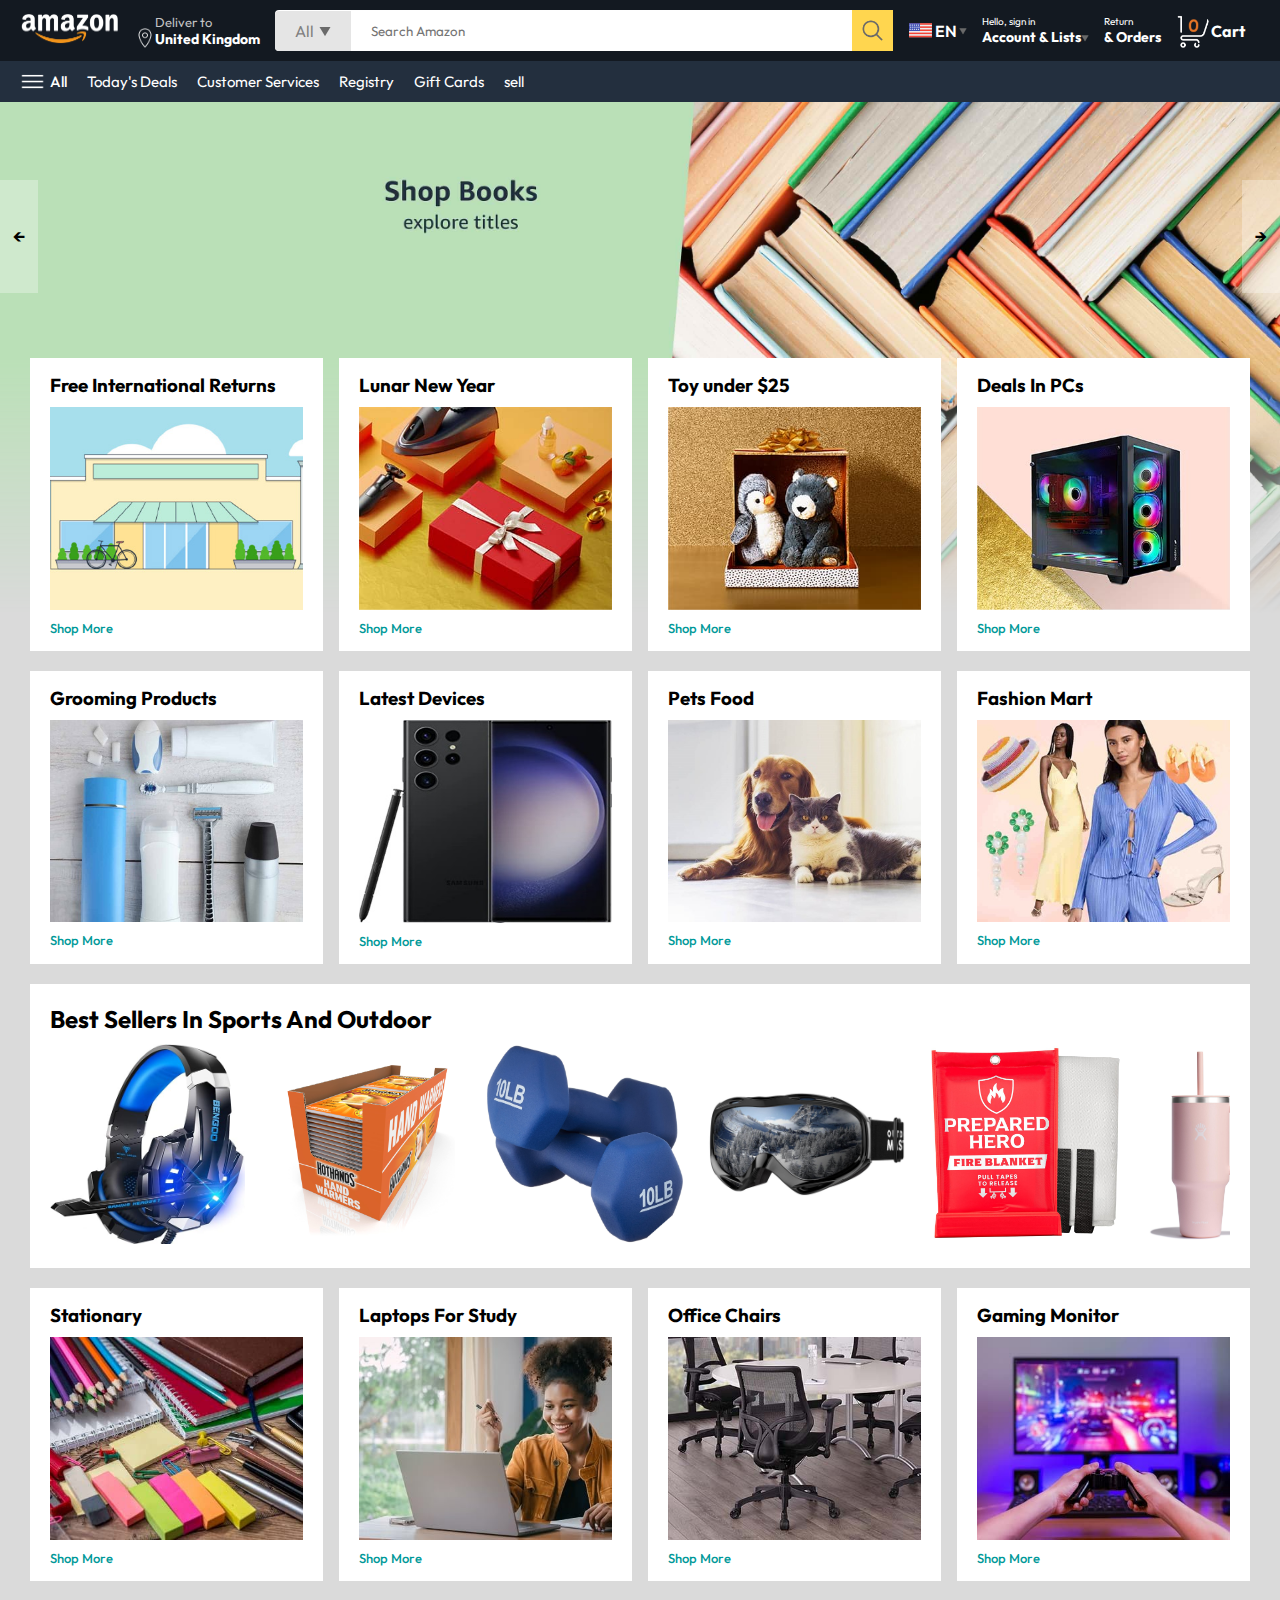
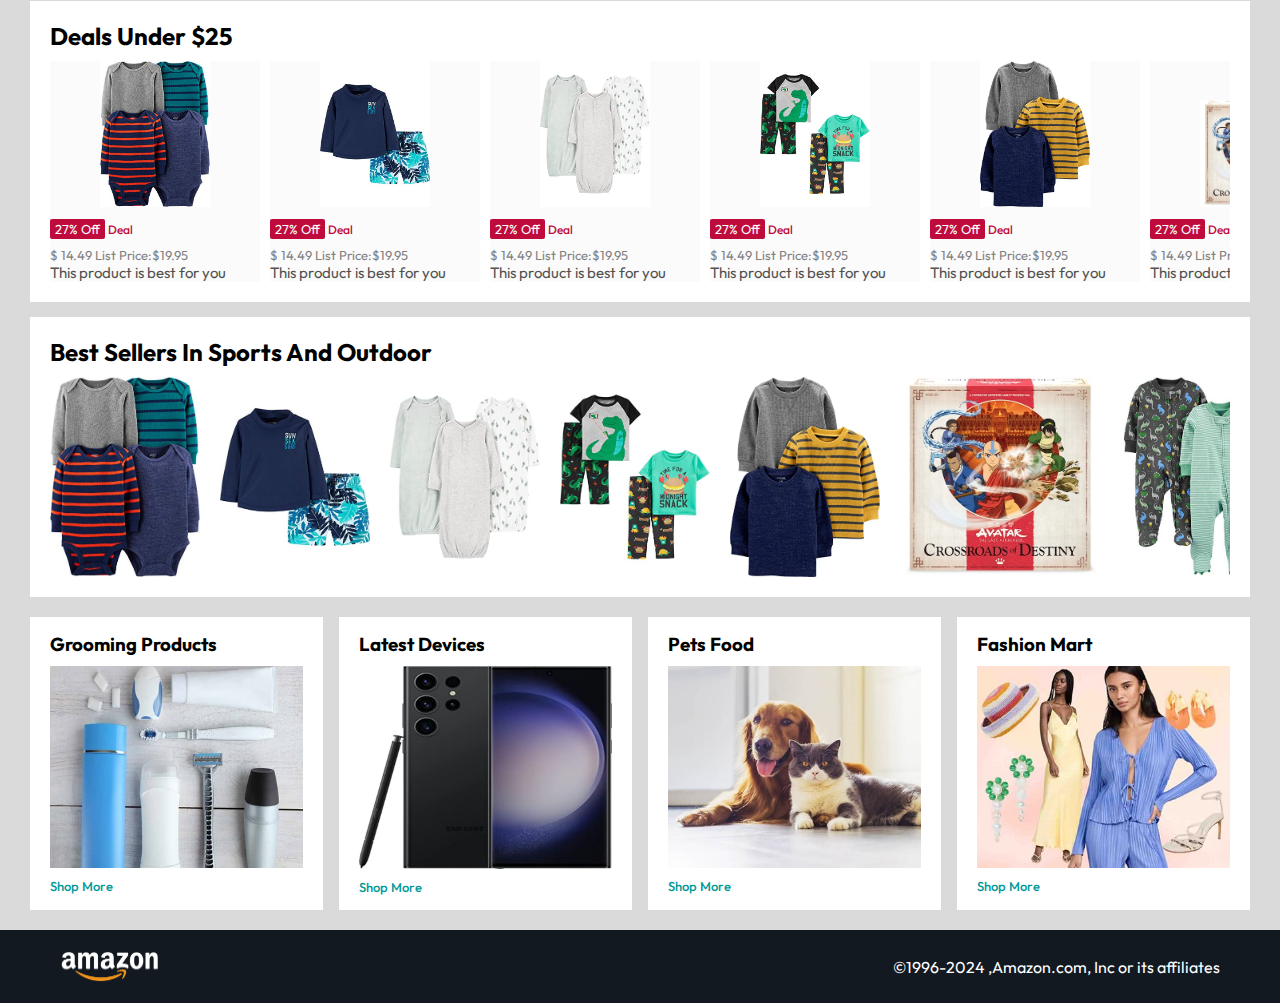
<file: index.html>
<!DOCTYPE html>
<html lang="en">

<head>
    <meta charset="UTF-8">
    <meta http-equiv="X-UA-Compatible" content="IE=edge">
    <meta name="viewport" content="width=device-width, initial-scale=1.0">
    <title>Amazon Clone</title>
    <link rel="stylesheet" href="./style.css">
</head>

<body>

    <nav>
        <a href="file:///D:/Developing%20Web%20pages/AmazonClone/index.html">
            <img src="./Assets/amazon_logo.png" width="100">
        </a>
        <div class="nav-country">
            <img src="./Assets/location_icon.png" height="20">
            <div>
                <p>Deliver to</p>
                <h1>United Kingdom</h1>
            </div>
        </div>
        <div class="nav-search">
            <div class="nav-search-category">
                <p>All</p>
                <img src="./Assets/dropdown_icon.png" height="12">
            </div>
            <input type="text" placeholder="Search Amazon" class="nav-search-input">
            <img src="./Assets/search_icon.png" class="nav-search-icon">
        </div>
        <div class="nav-language">
            <img src="./Assets/us_flag.png" width="25px">
            <p>EN</p>
            <img src="./Assets/dropdown_icon.png" width="8px">
        </div>
        <div class="nav-text">
            <p><a href="./signin.html">Hello, sign in</a></p>
            <h1>Account & Lists<img src="./Assets/dropdown_icon.png" width="8px"></h1>
        </div>
        <div class="nav-text">
            <p>Return</p>
            <h1>& Orders</h1>
        </div>

        <a href="./signin.html" class="mobile-user-icon" style="display: none;">
            <img src="./Assets/user.png">
        </a>
        <a href="./cart.html" class="nav-cart">
            <img src="./Assets/cart_icon.png" width="35px">
            <h4>Cart</h4>
        </a>
    </nav>
    <div class="nav-bottom">
        <div>
            <img src="./Assets/menu_icon.png" width="25px">
            <p>All</p>
        </div>
        <p>Today's Deals</p>
        <p>Customer Services</p>
        <p>Registry</p>
        <p>Gift Cards</p>
        <p>sell</p>
    </div>
    <div class="header-slider">
        <a href="#" class="control-prev">&#8592</a>
        <a href="#" class="control-next">&#8594</a>
        <ul>
            <img src="./Assets/header1.jpg" class="header-img">
            <img src="./Assets/header2.jpg" class="header-img">
            <img src="./Assets/header3.jpg" class="header-img">
            <img src="./Assets/header4.jpg" class="header-img">
            <img src="./Assets/header5.jpg" class="header-img">
            <img src="./Assets/header6.jpg" class="header-img">
        </ul>
    </div>
    <div class="box-row header-box">
        <div class="box-col">
            <h3>Free International Returns</h3>
            <img src="./Assets/box1-1.jpg">
            <a href="/">Shop More</a>
        </div>
        <div class="box-col">
            <h3>Lunar New Year</h3>
            <img src="./Assets/box1-2.jpg">
            <a href="/">Shop More</a>
        </div>
        <div class="box-col">
            <h3>Toy under $25</h3>
            <img src="./Assets/box1-3.jpg">
            <a href="/">Shop More</a>
        </div>
        <div class="box-col">
            <h3>Deals In PCs</h3>
            <img src="./Assets/box1-4.jpg">
            <a href="/">Shop More</a>
        </div>
    </div>
    <div class="box-row ">
        <div class="box-col">
            <h3>Grooming Products</h3>
            <img src="./Assets/box2-1.jpg">
            <a href="/">Shop More</a>
        </div>
        <div class="box-col">
            <h3>Latest Devices</h3>
            <img src="./Assets/box2-2.jpg">
            <a href="/">Shop More</a>
        </div>
        <div class="box-col">
            <h3>Pets Food</h3>
            <img src="./Assets/box2-3.jpg">
            <a href="/">Shop More</a>
        </div>
        <div class="box-col">
            <h3>Fashion Mart</h3>
            <img src="./Assets/box2-4.jpg">
            <a href="/">Shop More</a>
        </div>
    </div>
    <div class="products-slider">
        <h2>Best Sellers In Sports And Outdoor</h2>
        <div class="products">

            <a href="./product.html">
                <img src="./Assets/product_img.jpg">
            </a>
            <img src="./Assets/product1-1.jpg">
            <img src="./Assets/product1-2.jpg">
            <img src="./Assets/product1-3.jpg">
            <img src="./Assets/product1-4.jpg">
            <img src="./Assets/product1-5.jpg">
            <img src="./Assets/product1-6.jpg">
            <img src="./Assets/product1-7.jpg">
            <img src="./Assets/product1-8.jpg">
            <img src="./Assets/product1-9.jpg">
            <img src="./Assets/product1-10.jpg">
        </div>
    </div>
    <div class="box-row ">
        <div class="box-col">
            <h3>Stationary</h3>
            <img src="./Assets/box3-1.jpg">
            <a href="/">Shop More</a>
        </div>
        <div class="box-col">
            <h3>Laptops For Study</h3>
            <img src="./Assets/box3-2.jpg">
            <a href="/">Shop More</a>
        </div>
        <div class="box-col">
            <h3>Office Chairs</h3>
            <img src="./Assets/box3-3.jpg">
            <a href="/">Shop More</a>
        </div>
        <div class="box-col">
            <h3>Gaming Monitor</h3>
            <img src="./Assets/box3-4.jpg">
            <a href="/">Shop More</a>
        </div>
    </div>

    <div class="products-slider-with-price">
        <h2>Deals Under $25</h2>
        <div class="products">
            <div class="product-card">
                <div class="product-img-container">
                    <img src="./Assets/product2-1.jpg">
                </div>
                <div class="product-offer">
                    <p>27% Off</p> <span>Deal</span>
                </div>
                <p class="product-price">$ <span>14.49</span> List Price:$19.95</p>
                <h4>This product is best for you</h4>
            </div>
            <div class="product-card">
                <div class="product-img-container">
                    <img src="./Assets/product2-2.jpg">
                </div>
                <div class="product-offer">
                    <p>27% Off</p> <span>Deal</span>
                </div>
                <p class="product-price">$ <span>14.49</span> List Price:$19.95</p>
                <h4>This product is best for you</h4>
            </div>
            <div class="product-card">
                <div class="product-img-container">
                    <img src="./Assets/product2-3.jpg">
                </div>
                <div class="product-offer">
                    <p>27% Off</p> <span>Deal</span>
                </div>
                <p class="product-price">$ <span>14.49</span> List Price:$19.95</p>
                <h4>This product is best for you</h4>
            </div>
            <div class="product-card">
                <div class="product-img-container">
                    <img src="./Assets/product2-4.jpg">
                </div>
                <div class="product-offer">
                    <p>27% Off</p> <span>Deal</span>
                </div>
                <p class="product-price">$ <span>14.49</span> List Price:$19.95</p>
                <h4>This product is best for you</h4>
            </div>
            <div class="product-card">
                <div class="product-img-container">
                    <img src="./Assets/product2-5.jpg">
                </div>
                <div class="product-offer">
                    <p>27% Off</p> <span>Deal</span>
                </div>
                <p class="product-price">$ <span>14.49</span> List Price:$19.95</p>
                <h4>This product is best for you</h4>
            </div>
            <div class="product-card">
                <div class="product-img-container">
                    <img src="./Assets/product2-6.jpg">
                </div>
                <div class="product-offer">
                    <p>27% Off</p> <span>Deal</span>
                </div>
                <p class="product-price">$ <span>14.49</span> List Price:$19.95</p>
                <h4>This product is best for you</h4>
            </div>
            <div class="product-card">
                <div class="product-img-container">
                    <img src="./Assets/product2-7.jpg">
                </div>
                <div class="product-offer">
                    <p>27% Off</p> <span>Deal</span>
                </div>
                <p class="product-price">$ <span>14.49</span> List Price:$19.95</p>
                <h4>This product is best for you</h4>
            </div>
            <div class="product-card">
                <div class="product-img-container">
                    <img src="./Assets/product2-8.jpg">
                </div>
                <div class="product-offer">
                    <p>27% Off</p> <span>Deal</span>
                </div>
                <p class="product-price">$ <span>14.49</span> List Price:$19.95</p>
                <h4>This product is best for you</h4>
            </div>
            <div class="product-card">
                <div class="product-img-container">
                    <img src="./Assets/product2-9.jpg">
                </div>
                <div class="product-offer">
                    <p>27% Off</p> <span>Deal</span>
                </div>
                <p class="product-price">$ <span>14.49</span> List Price:$19.95</p>
                <h4>This product is best for you</h4>
            </div>
            <div class="product-card">
                <div class="product-img-container">
                    <img src="./Assets/product2-10.jpg">
                </div>
                <div class="product-offer">
                    <p>27% Off</p> <span>Deal</span>
                </div>
                <p class="product-price">$ <span>14.49</span> List Price:$19.95</p>
                <h4>This product is best for you</h4>
            </div>
            <div class="product-card">
                <div class="product-img-container">
                    <img src="./Assets/product2-11.jpg">
                </div>
                <div class="product-offer">
                    <p>27% Off</p> <span>Deal</span>
                </div>
                <p class="product-price">$ <span>14.49</span> List Price:$19.95</p>
                <h4>This product is best for you</h4>
            </div>
        </div>
    </div>
    <div class="products-slider">
        <h2>Best Sellers In Sports And Outdoor</h2>
        <div class="products">
            <img src="./Assets/product2-1.jpg">
            <img src="./Assets/product2-2.jpg">
            <img src="./Assets/product2-3.jpg">
            <img src="./Assets/product2-4.jpg">
            <img src="./Assets/product2-5.jpg">
            <img src="./Assets/product2-6.jpg">
            <img src="./Assets/product2-7.jpg">
            <img src="./Assets/product2-8.jpg">
            <img src="./Assets/product2-9.jpg">
            <img src="./Assets/product2-10.jpg">
        </div>
    </div>
    <div class="box-row ">
        <div class="box-col">
            <h3>Grooming Products</h3>
            <img src="./Assets/box2-1.jpg">
            <a href="/">Shop More</a>
        </div>
        <div class="box-col">
            <h3>Latest Devices</h3>
            <img src="./Assets/box2-2.jpg">
            <a href="/">Shop More</a>
        </div>
        <div class="box-col">
            <h3>Pets Food</h3>
            <img src="./Assets/box2-3.jpg">
            <a href="/">Shop More</a>
        </div>
        <div class="box-col">
            <h3>Fashion Mart</h3>
            <img src="./Assets/box2-4.jpg">
            <a href="/">Shop More</a>
        </div>
    </div>

    <footer>
        <img src="./Assets/amazon_logo.png" width="100">
        <p>©1996-2024 ,Amazon.com, Inc or its affiliates</p>
    </footer>
    <script src="./script.js"></script>
</body>

</html>
</file>
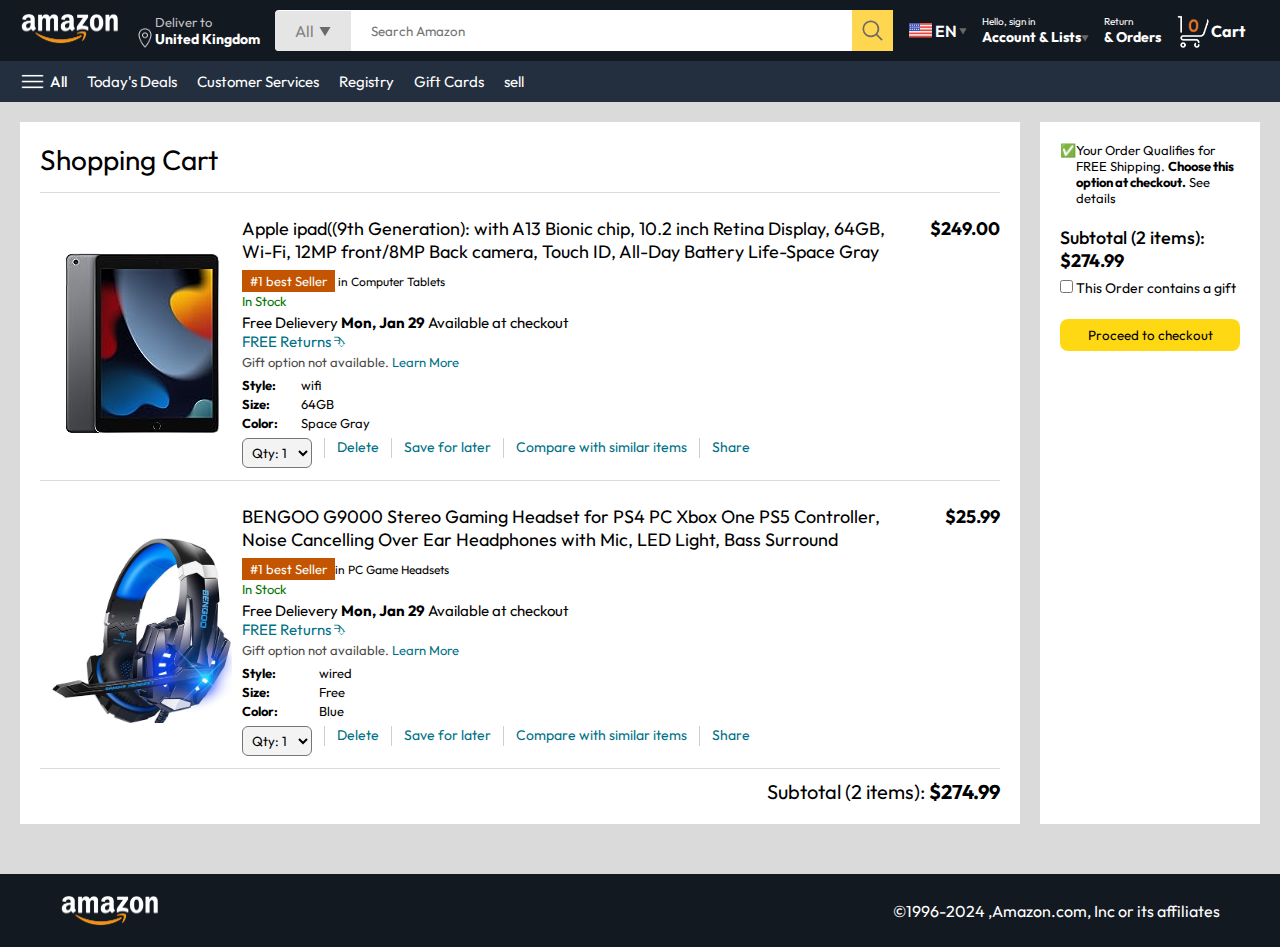
<file: cart.html>
<!DOCTYPE html>
<html lang="en">

<head>
    <meta charset="UTF-8">
    <meta http-equiv="X-UA-Compatible" content="IE=edge">
    <meta charset="UTF-8">
    <meta name="viewport" content="width=device-width, initial-scale=1.0">
    <title>Cart</title>
    <link rel="stylesheet" href="./style.css">
    <link rel="stylesheet" href="./cart.css">
</head>

<body>
    <nav>
        <a href="file:///D:/Developing%20Web%20pages/AmazonClone/index.html">
            <img src="./Assets/amazon_logo.png" width="100">
        </a>
        <div class="nav-country">
            <img src="./Assets/location_icon.png" height="20">
            <div>
                <p>Deliver to</p>
                <h1>United Kingdom</h1>
            </div>
        </div>
        <div class="nav-search">
            <div class="nav-search-category">
                <p>All</p>
                <img src="./Assets/dropdown_icon.png" height="12">
            </div>
            <input type="text" placeholder="Search Amazon" class="nav-search-input">
            <img src="./Assets/search_icon.png" class="nav-search-icon">
        </div>
        <div class="nav-language">
            <img src="./Assets/us_flag.png" width="25px">
            <p>EN</p>
            <img src="./Assets/dropdown_icon.png" width="8px">
        </div>
        <div class="nav-text">
            <p><a href="file:///D:/Developing%20Web%20pages/AmazonClone/signin.html">Hello, sign in</a></p>
            <h1>Account & Lists<img src="./Assets/dropdown_icon.png" width="8px"></h1>
        </div>
        <div class="nav-text">
            <p>Return</p>
            <h1>& Orders</h1>
        </div>
        <a href="./signin.html" class="mobile-user-icon" style="display: none;">
            <img src="./Assets/user.png">
        </a>
        <a href="" class="nav-cart">
            <img src="./Assets/cart_icon.png" width="35px">
            <h4>Cart</h4>
        </a>
    </nav>
    <div class="nav-bottom">
        <div>
            <img src="./Assets/menu_icon.png" width="25px">
            <p>All</p>
        </div>
        <p>Today's Deals</p>
        <p>Customer Services</p>
        <p>Registry</p>
        <p>Gift Cards</p>
        <p>sell</p>
    </div>

    <div class="cart">
        <div class="cart-left">
            <h1>Shopping Cart</h1>
            <hr>
            <div class="product-cart-list">
                <img src="./Assets/ipad_img.jpg" width="180px">
                <div>
                    <div class="product-cart-titleprice">
                        <p>Apple ipad((9th Generation): with A13 Bionic chip,
                            10.2 inch Retina Display, 64GB, Wi-Fi,
                            12MP front/8MP Back camera, Touch ID, All-Day Battery Life-Space Gray </p>
                        <p><b>$249.00</b></p>
                    </div>
                    <p class="product-cart-bestseller"><span>#1 best Seller</span> in Computer Tablets</p>
                    <p class="product-cart-stock">In Stock</p>
                    <p class="product-cart-delivery">Free Delievery <b>Mon, Jan 29</b> Available at checkout</p>
                    <p class="product-cart-returns">FREE Returns &#11191</p>
                    <p class="product-cart-giftoption">Gift option not available.
                        <span>Learn More</span>
                    </p>

                    <div class="product-cart-specs">
                        <p><b>Style:</b></p>
                        <p>wifi</p>
                        <p><b>Size:</b></p>
                        <p>64GB</p>
                        <p><b>Color:</b></p>
                        <p>Space Gray</p>
                    </div>

                    <div class="cart-list-action">
                        <select>
                            <option value="1">Qty: 1</option>
                            <option value="2">Qty: 2</option>
                            <option value="3">Qty: 3</option>
                            <option value="4">Qty: 4</option>
                            <option value="5">Qty: 5</option>
                        </select>
                        <hr>
                        <p class="action-btn">Delete</p>
                        <hr>
                        <p class="action-btn">Save for later</p>
                        <hr>
                        <p class="action-btn">Compare with similar items</p>
                        <hr>
                        <p class="action-btn">Share</p>
                    </div>
                </div>
            </div>
            <hr>
            <div class="product-cart-list">
                <img src="./Assets/product_img.jpg" width="180px">
                <div>
                    <div class="product-cart-titleprice">
                        <p>BENGOO G9000 Stereo Gaming Headset
                            for PS4 PC Xbox One PS5 Controller, Noise Cancelling
                            Over Ear Headphones with Mic, LED Light, Bass Surround</p>
                        <p><b>$25.99</b></p>
                    </div>
                    <p class="product-cart-bestseller"><span>#1 best Seller</span>in PC Game Headsets</p>
                    <p class="product-cart-stock">In Stock</p>
                    <p class="product-cart-delivery">Free Delievery <b>Mon, Jan 29</b> Available at checkout</p>
                    <p class="product-cart-returns">FREE Returns &#11191</p>
                    <p class="product-cart-giftoption">Gift option not available.
                        <span>Learn More</span>
                    </p>

                    <div class="product-cart-specs">
                        <p><b>Style:</b></p>
                        <p>wired</p>
                        <p><b>Size:</b></p>
                        <p>Free</p>
                        <p><b>Color:</b></p>
                        <p>Blue</p>
                    </div>

                    <div class="cart-list-action">
                        <select>
                            <option value="1">Qty: 1</option>
                            <option value="2">Qty: 2</option>
                            <option value="3">Qty: 3</option>
                            <option value="4">Qty: 4</option>
                            <option value="5">Qty: 5</option>
                        </select>
                        <hr>
                        <p class="action-btn">Delete</p>
                        <hr>
                        <p class="action-btn">Save for later</p>
                        <hr>
                        <p class="action-btn">Compare with similar items</p>
                        <hr>
                        <p class="action-btn">Share</p>
                    </div>

                </div>
            </div>
            <hr>
            <div class="cart-list-subtotal">
                Subtotal (2 items): <b>$274.99</b>
            </div>
        </div>
        <div class="cart-right">
            <div class="cart-free-delivery">
                <p>&#x2705</p>
                <p>Your Order Qualifies for FREE Shipping. <b>Choose this option at checkout.</b> See details</p>
            </div>
            <p class="cart-subtotal">Subtotal (2 items): <b>$274.99</b></p>
            <p class="cart-right-gift"> <input type="checkbox"> This Order contains a gift</p>
            <button>Proceed to checkout</button>
        </div>
    </div>

    <footer class="footer-cart">
        <img src="./Assets/amazon_logo.png" width="100">
        <p>©1996-2024 ,Amazon.com, Inc or its affiliates</p>
    </footer>
</body>

</html>
</file>
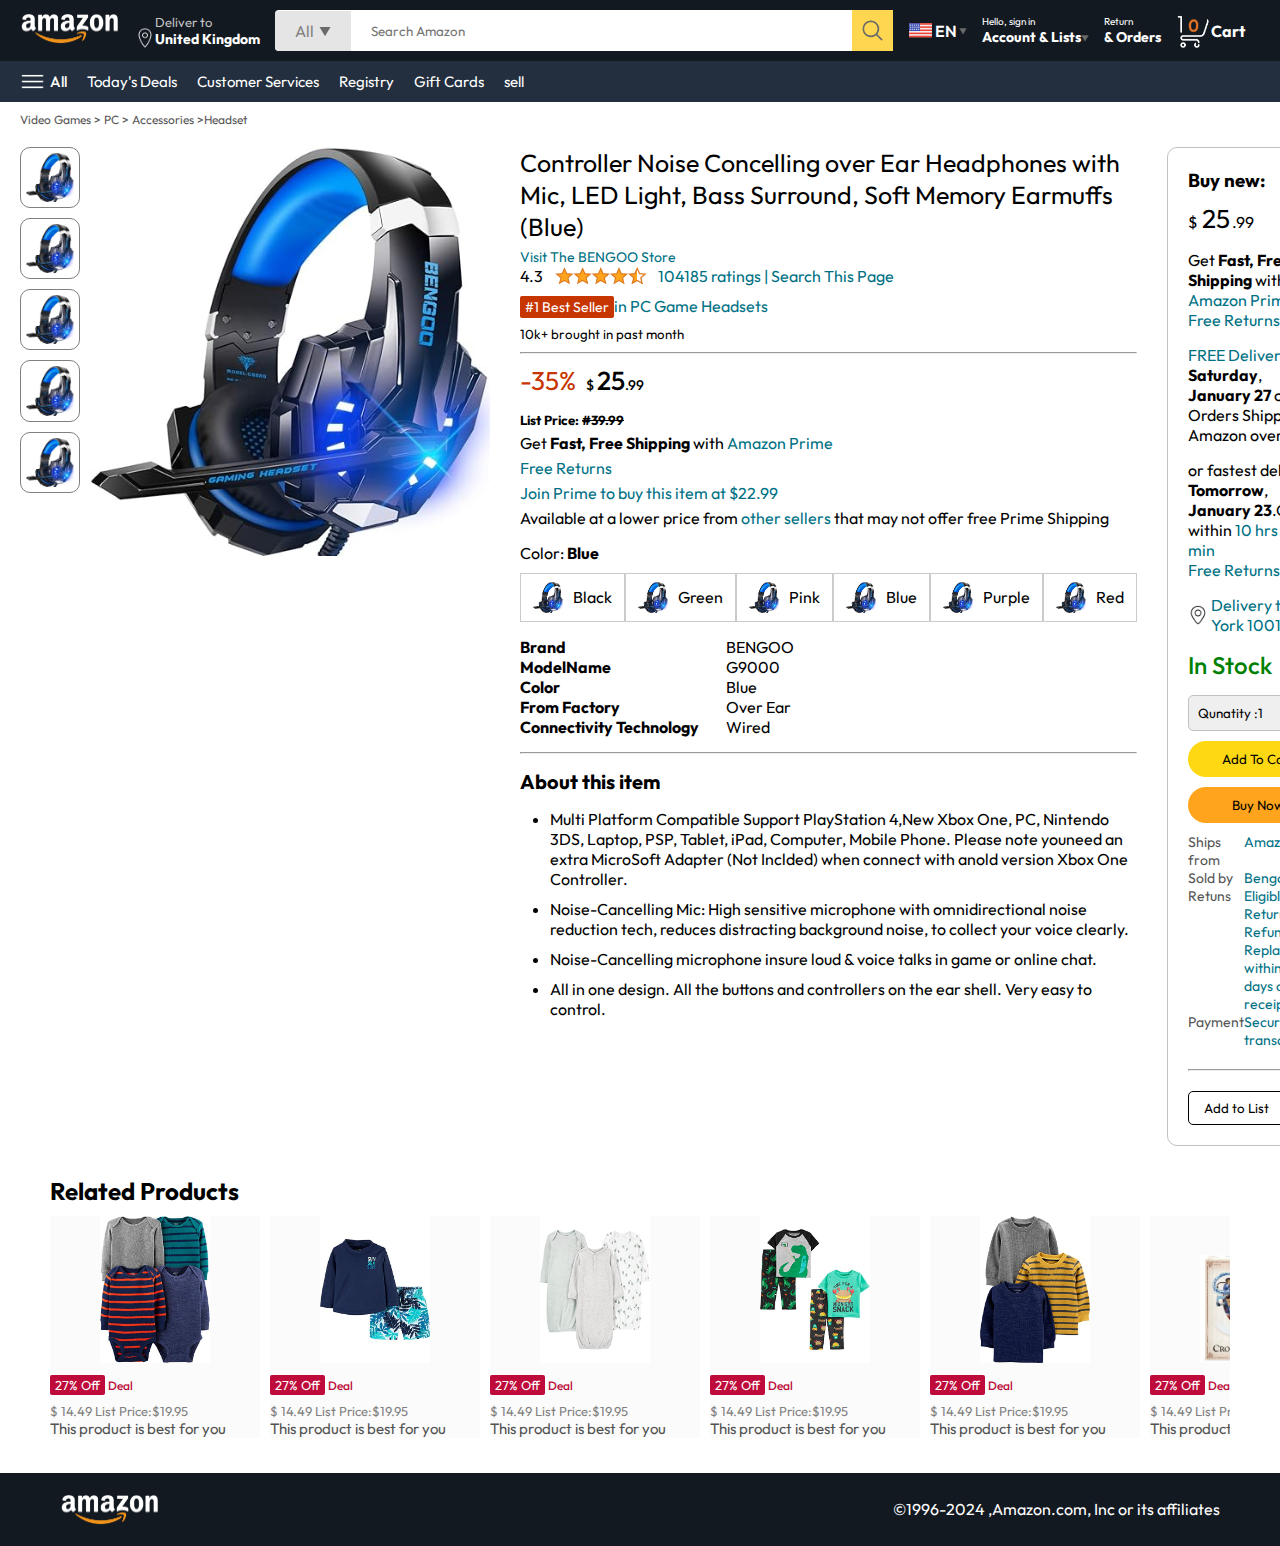
<file: product.html>
<!DOCTYPE html>
<html lang="en">

<head>
    <meta charset="UTF-8">
    <meta http-equiv="X-UA-Compatible" content="IE=edge">
    <meta name="viewport" content="width=device-width, initial-scale=1.0">
    <title>Product Page</title>
    <link rel="stylesheet" href="./style.css">
    <link rel="stylesheet" href="./product.css">
</head>

<body>
    <nav>
        <a href="file:///D:/Developing%20Web%20pages/AmazonClone/index.html">
            <img src="./Assets/amazon_logo.png" width="100">
        </a>
        <div class="nav-country">
            <img src="./Assets/location_icon.png" height="20">
            <div>
                <p>Deliver to</p>
                <h1>United Kingdom</h1>
            </div>
        </div>
        <div class="nav-search">
            <div class="nav-search-category">
                <p>All</p>
                <img src="./Assets/dropdown_icon.png" height="12">
            </div>
            <input type="text" placeholder="Search Amazon" class="nav-search-input">
            <img src="./Assets/search_icon.png" class="nav-search-icon">
        </div>
        <div class="nav-language">
            <img src="./Assets/us_flag.png" width="25px">
            <p>EN</p>
            <img src="./Assets/dropdown_icon.png" width="8px">
        </div>
        <div class="nav-text">
            <p><a href="./signin.html">Hello, sign in</a></p>
            <h1>Account & Lists<img src="./Assets/dropdown_icon.png" width="8px"></h1>
        </div>
        <div class="nav-text">
            <p>Return</p>
            <h1>& Orders</h1>
        </div>
        <a href="./signin.html" class="mobile-user-icon" style="display: none;">
            <img src="./Assets/user.png">
        </a>    
        <a href="./cart.html" class="nav-cart">
            <img src="./Assets/cart_icon.png" width="35px">
            <h4>Cart</h4>
        </a>
    </nav>
    <div class="nav-bottom">
        <div>
            <img src="./Assets/menu_icon.png" width="25px">
            <p>All</p>
        </div>
        <p>Today's Deals</p>
        <p>Customer Services</p>
        <p>Registry</p>
        <p>Gift Cards</p>
        <p>sell</p>
    </div>
    <p class="breadcrum"> Video Games > PC > Accessories >Headset </p>
    <div class="product-dispaly">
        <div class="product-d-image">
            <div class="product-icons">
                <img src="./Assets/product_img.jpg" width="60">
                <img src="./Assets/product_img.jpg" width="60">
                <img src="./Assets/product_img.jpg" width="60">
                <img src="./Assets/product_img.jpg" width="60">
                <img src="./Assets/product_img.jpg" width="60">
            </div>
            <div class="product-main-image">
                <img src="./Assets/product_img.jpg" width="400">
            </div>
        </div>
        <div class="product-d-details">
            <p class="product-title">
                Controller Noise Concelling over Ear Headphones with Mic, LED Light, Bass Surround, Soft Memory Earmuffs
                (Blue)
            </p>
            <p class="brand-store"> Visit The BENGOO Store </p>
            <div class="product-rating">
                <div>4.3 <img src="./Assets/rating_img.png" height="20px">
                    <p>104185 ratings | Search This Page </p>
                </div>
                <p> <span>#1 Best Seller</span>in PC Game Headsets</p>
                <h5>10k+ brought in past month</h5>
                <hr>
            </div>
            <div class="product-d-price">
                <div>
                    <p>-35%</p>
                    <h1>$ <span> 25</span>.99</h1>
                </div>
                <h5>List Price: <span>#39.99</span></h5>
                <p>Get <b>Fast, Free Shipping</b> with <span>Amazon Prime</span> </p>
                <p><span>Free Returns</span></p>
                <p><span>Join Prime to buy this item at $22.99</span></p>
                <p>Available at a lower price from <span>other sellers</span>
                    that may not offer free Prime Shipping</p>
            </div>
            <div class="product-color-selection">
                <p>Color: <b>Blue</b></p>
                <div class="product-color-options">
                    <div class="option">
                        <img src="./Assets/product_img.jpg" width="30px">
                        <p>Black</p>
                    </div>
                    <div class="option">
                        <img src="./Assets/product_img.jpg" width="30px">
                        <p>Green</p>
                    </div>
                    <div class="option">
                        <img src="./Assets/product_img.jpg" width="30px">
                        <p>Pink</p>
                    </div>
                    <div class="option">
                        <img src="./Assets/product_img.jpg" width="30px">
                        <p>Blue</p>
                    </div>
                    <div class="option">
                        <img src="./Assets/product_img.jpg" width="30px">
                        <p>Purple</p>
                    </div>
                    <div class="option">
                        <img src="./Assets/product_img.jpg" width="30px">
                        <p>Red</p>
                    </div>
                </div>
            </div>
            <div class="product-info">
                <p><b>Brand</b></p>
                <p>BENGOO</p>
                <p><b>ModelName</b></p>
                <p>G9000</p>
                <p><b>Color</b></p>
                <p>Blue</p>
                <p><b>From Factory</b></p>
                <p>Over Ear</p>
                <p><b>Connectivity Technology</b></p>
                <p>Wired</p>
            </div>
            <hr>
            <div class="product-description">
                <h1>About this item</h1>
                <ul>
                    <li>Multi Platform Compatible Support PlayStation 4,New Xbox One, PC, Nintendo 3DS, Laptop, PSP,
                        Tablet, iPad, Computer, Mobile Phone. Please note youneed an extra MicroSoft Adapter (Not
                        Inclded) when connect with anold version Xbox One Controller.</li>
                    <li>Noise-Cancelling Mic: High sensitive microphone with omnidirectional noise reduction tech,
                        reduces distracting background noise, to collect your voice clearly.</li>
                    <li>Noise-Cancelling microphone insure loud & voice talks in game or online chat.</li>
                    <li>All in one design. All the buttons and controllers on the ear shell. Very easy to control.</li>
                </ul>
            </div>
        </div>
        <div class="product-d-purchase">
            <div class="title">
                <h3>Buy new: </h3><img src="./Assets/circle_icon.png" width="20px">
            </div>
            <h1 class="price">$ <span>25</span>.99</h1>
            <div class="gap">
                <p>Get <b>Fast, Free Shipping</b> with <span>Amazon Prime</span></p>
                <p><span>Free Returns</span></p>
            </div>
            <div class="gap">
                <p> <span>FREE Delivery</span> <b>Saturday</b>,</p>
                <p><b>January 27</b> on Orders Shipped by Amazon over $35</p>
            </div>
            <div class="gap">
                <p>or fastest delivery <b>Tomorrow</b>, <b>January 23</b>.Order within <span>10 hrs 56 min</span></p>
                <p><span>Free Returns</span></p>
            </div>
            <div class="delivery-location">
                <img src="./Assets/location_icon_dark.png" width="20px">
                <p><span>Delivery to New York 10014</span></p>
            </div>
            <h2 class="product-stock">
                In Stock
            </h2>
            <select class="product-quantity">
                <option value="1">Qunatity :1</option>
                <option value="2">Qunatity :2</option>
                <option value="3">Qunatity :3</option>
            </select>
            <button class="btn">Add To Cart</button>
            <button class="btn product-buy">Buy Now</button>
            <div class="product-seller-info">
                <p>Ships from</p>
                <p><span>Amazon</span></p>
                <p>Sold by</p>
                <p><span>Bengoo Inc.</span></p>
                <p>Retuns</p>
                <p><span>Eligible for Return, Refund or Replacement within 30 days of receipt</span></p>
                <p>Payment</p>
                <p><span>Secure transaction</span></p>
            </div>
            <hr>
            <button class="product-add-list">Add to List</button>
        </div>
    </div>
    <div class="products-slider-with-price">
        <h2>Related Products</h2>
        <div class="products">
            <div class="product-card">
                <div class="product-img-container">
                    <img src="./Assets/product2-1.jpg">
                </div>
                <div class="product-offer">
                    <p>27% Off</p> <span>Deal</span>
                </div>
                <p class="product-price">$ <span>14.49</span> List Price:$19.95</p>
                <h4>This product is best for you</h4>
            </div>
            <div class="product-card">
                <div class="product-img-container">
                    <img src="./Assets/product2-2.jpg">
                </div>
                <div class="product-offer">
                    <p>27% Off</p> <span>Deal</span>
                </div>
                <p class="product-price">$ <span>14.49</span> List Price:$19.95</p>
                <h4>This product is best for you</h4>
            </div>
            <div class="product-card">
                <div class="product-img-container">
                    <img src="./Assets/product2-3.jpg">
                </div>
                <div class="product-offer">
                    <p>27% Off</p> <span>Deal</span>
                </div>
                <p class="product-price">$ <span>14.49</span> List Price:$19.95</p>
                <h4>This product is best for you</h4>
            </div>
            <div class="product-card">
                <div class="product-img-container">
                    <img src="./Assets/product2-4.jpg">
                </div>
                <div class="product-offer">
                    <p>27% Off</p> <span>Deal</span>
                </div>
                <p class="product-price">$ <span>14.49</span> List Price:$19.95</p>
                <h4>This product is best for you</h4>
            </div>
            <div class="product-card">
                <div class="product-img-container">
                    <img src="./Assets/product2-5.jpg">
                </div>
                <div class="product-offer">
                    <p>27% Off</p> <span>Deal</span>
                </div>
                <p class="product-price">$ <span>14.49</span> List Price:$19.95</p>
                <h4>This product is best for you</h4>
            </div>
            <div class="product-card">
                <div class="product-img-container">
                    <img src="./Assets/product2-6.jpg">
                </div>
                <div class="product-offer">
                    <p>27% Off</p> <span>Deal</span>
                </div>
                <p class="product-price">$ <span>14.49</span> List Price:$19.95</p>
                <h4>This product is best for you</h4>
            </div>
            <div class="product-card">
                <div class="product-img-container">
                    <img src="./Assets/product2-7.jpg">
                </div>
                <div class="product-offer">
                    <p>27% Off</p> <span>Deal</span>
                </div>
                <p class="product-price">$ <span>14.49</span> List Price:$19.95</p>
                <h4>This product is best for you</h4>
            </div>
            <div class="product-card">
                <div class="product-img-container">
                    <img src="./Assets/product2-8.jpg">
                </div>
                <div class="product-offer">
                    <p>27% Off</p> <span>Deal</span>
                </div>
                <p class="product-price">$ <span>14.49</span> List Price:$19.95</p>
                <h4>This product is best for you</h4>
            </div>
            <div class="product-card">
                <div class="product-img-container">
                    <img src="./Assets/product2-9.jpg">
                </div>
                <div class="product-offer">
                    <p>27% Off</p> <span>Deal</span>
                </div>
                <p class="product-price">$ <span>14.49</span> List Price:$19.95</p>
                <h4>This product is best for you</h4>
            </div>
            <div class="product-card">
                <div class="product-img-container">
                    <img src="./Assets/product2-10.jpg">
                </div>
                <div class="product-offer">
                    <p>27% Off</p> <span>Deal</span>
                </div>
                <p class="product-price">$ <span>14.49</span> List Price:$19.95</p>
                <h4>This product is best for you</h4>
            </div>
            <div class="product-card">
                <div class="product-img-container">
                    <img src="./Assets/product2-11.jpg">
                </div>
                <div class="product-offer">
                    <p>27% Off</p> <span>Deal</span>
                </div>
                <p class="product-price">$ <span>14.49</span> List Price:$19.95</p>
                <h4>This product is best for you</h4>
            </div>
        </div>
    </div>
    <footer class="product-footer">
        <img src="./Assets/amazon_logo.png" width="100">
        <p>©1996-2024 ,Amazon.com, Inc or its affiliates</p>
    </footer>
    <script>
        const scrollContainer = document.querySelectorAll(".products");
        for (const item of scrollContainer) {
            item.addEventListener("weel", (evt) => {
                evt.preventDefault();
                item.scrollLeft += evt.deltaY;
            })
        }
    </script>
</body>

</html>
</file>
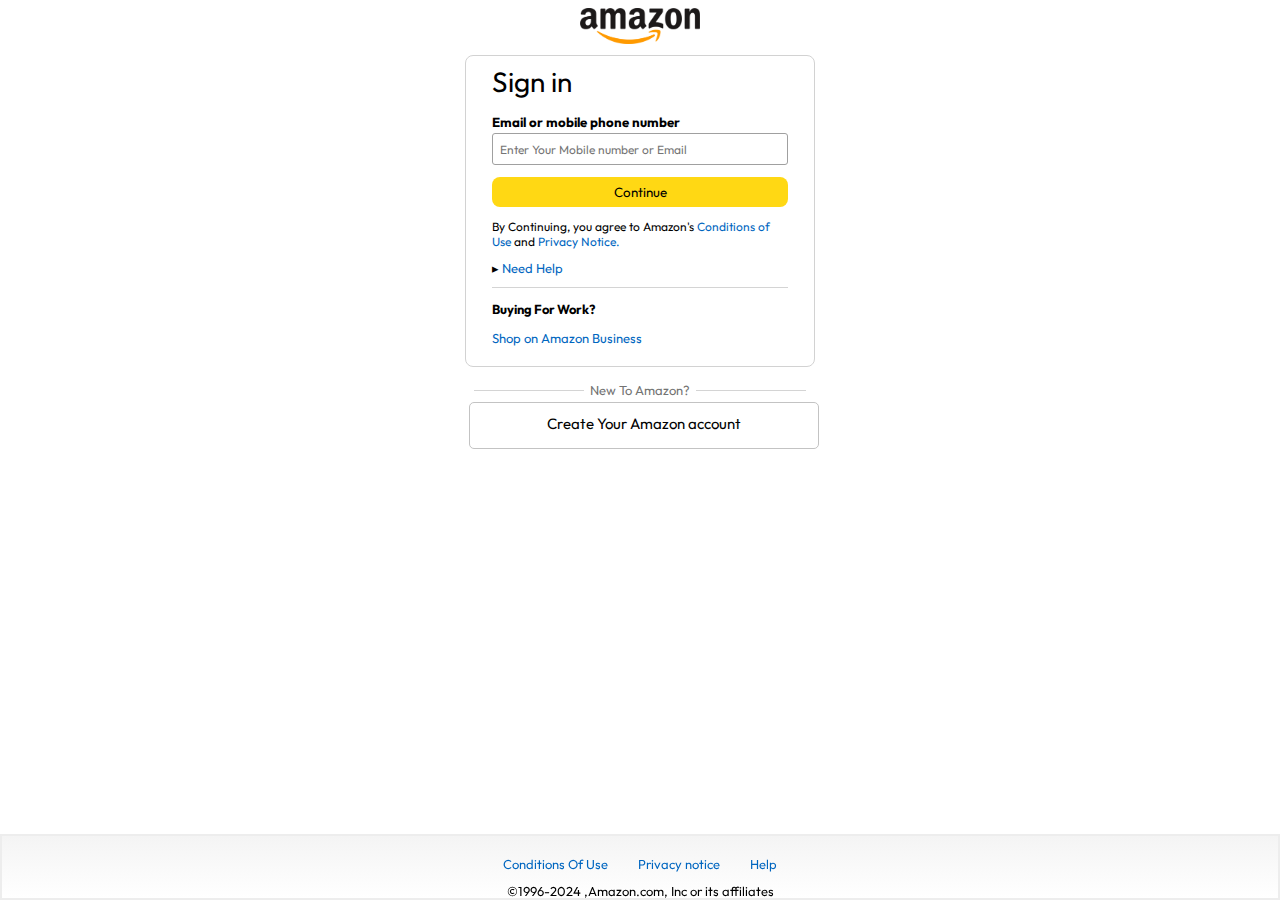
<file: signin.html>
<!DOCTYPE html>
<html lang="en">

<head>
    <meta charset="UTF-8">
    <meta http-equiv="X-UA-Compatible" content="IE=edge">
    <meta name="viewport" content="width=device-width, initial-scale=1.0">
    <title>Sign In</title>
    <link rel="stylesheet" href="./signin.css">
</head>

<body>
    <a href="file:///D:/Developing%20Web%20pages/AmazonClone/index.html"><img src="./Assets/amazon_logo_dark.png"
            class="logo" width="100px"></a>
    <div class="signin-container">
        <div class="signin-title">Sign in</div>
        <h5 class="input-lable">Email or mobile phone number</h5>
        <input type="text" placeholder="Enter Your Mobile number or Email">
        <button>Continue</button>
        <p class="signin-condition">By Continuing, you agree to Amazon's <span>Conditions of Use</span> and
            <span>Privacy Notice.</span>
        </p>
        <p class="signin-help">&#9656 <span>Need Help</span></p>
        <hr>
        <h4>Buying For Work?</h4>
        <p class="signin-business"><span>Shop on Amazon Business</span></p>
    </div>

    <div class="signin-bottom">
        <hr>
        <p>New To Amazon?</p>
        <hr>
    </div>
    <a href="./signup.html">
        <button class="sign-signup-btn">Create Your Amazon account</button>
    </a>
    <footer>
        <div class="footer-links">
            <a href="#">Conditions Of Use</a>
            <a href="#">Privacy notice</a>
            <a href="#">Help</a>
        </div>
        <p class="footer-copyright">©1996-2024 ,Amazon.com, Inc or its affiliates</p>
    </footer>
</body>

</html>
</file>
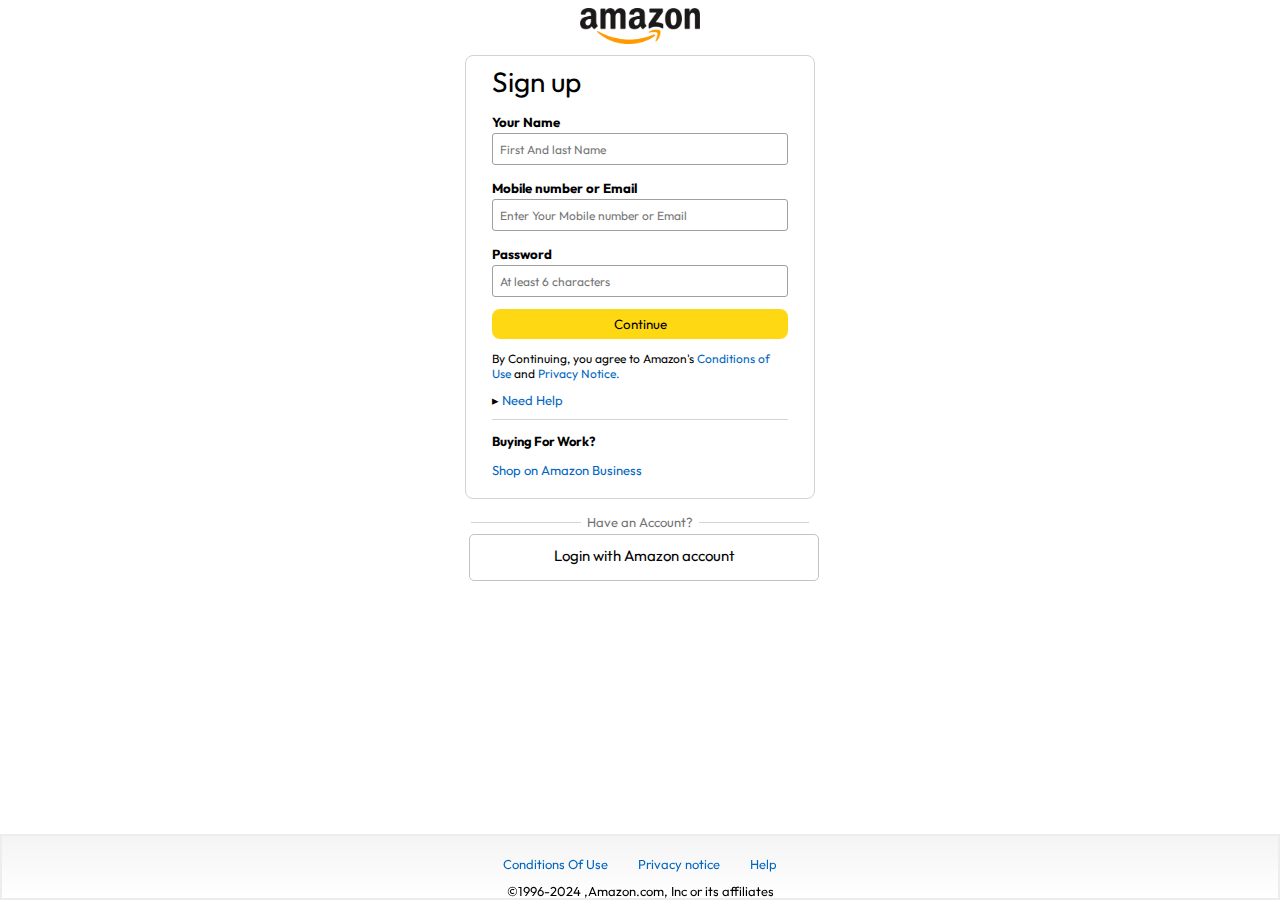
<file: signup.html>
<!DOCTYPE html>
<html lang="en">

<head>
    <meta charset="UTF-8">
    <meta http-equiv="X-UA-Compatible" content="IE=edge">
    <meta name="viewport" content="width=device-width, initial-scale=1.0">
    <title>Sign Up</title>
    <link rel="stylesheet" href="./signin.css">
</head>

<body>
    <a href="file:///D:/Developing%20Web%20pages/AmazonClone/index.html"><img src="./Assets/amazon_logo_dark.png"
            class="logo" width="100px"></a>
    <div class="signin-container">
        <div class="signin-title">Sign up</div>
        <h5 class="input-lable">Your Name</h5>
        <input type="text" placeholder="First And last Name">
        <h5 class="input-lable">Mobile number or Email</h5>
        <input type="text" placeholder="Enter Your Mobile number or Email">
        <h5 class="input-lable">Password</h5>
        <input type="password" placeholder="At least 6 characters">
        <button>Continue</button>
        <p class="signin-condition">By Continuing, you agree to Amazon's <span>Conditions of Use</span> and
            <span>Privacy Notice.</span>
        </p>
        <p class="signin-help">&#9656 <span>Need Help</span></p>
        <hr>
        <h4>Buying For Work?</h4>
        <p class="signin-business"><span>Shop on Amazon Business</span></p>
    </div>

    <div class="signin-bottom">
        <hr>
        <p>Have an Account?</p>
        <hr>
    </div>
    <a href="./signin.html">
        <button class="sign-signup-btn">Login with Amazon account</button>
    </a>
    <footer>
        <div class="footer-links">
            <a href="#">Conditions Of Use</a>
            <a href="#">Privacy notice</a>
            <a href="#">Help</a>
        </div>
        <p class="footer-copyright">©1996-2024 ,Amazon.com, Inc or its affiliates</p>
    </footer>
</body>

</html>
</file>
<file: style.css>
@import url('https://fonts.googleapis.com/css2?family=Outfit:wght@100..900&display=swap');

*{
    margin: 0;
    padding: 0;
    font-family: outfit;
    box-sizing: border-box;
}
body{
    background: #dadada;
}
a{
    text-decoration: none;
    color: inherit;
}
nav{
    display: flex;
    align-items: center;
    justify-content: space-between;
    background: #131921;
    padding: 10px 20px;
   color: #fff;
}
.nav-country{
    display: flex;
    align-items: end;
    margin-left: 15px;
    font-size: 13px;
    color: #c4c4c4;
}
.nav-country h1{
    color: #fff;
    font-size: 14px;
}
.nav-search{
    flex: 1;
    display: flex;
    align-items: center;
    background: #fff;
    color: gray;
    max-width: 1000px;
    border-radius: 4px;
    margin-left: 15px;
}
.nav-search-category{
    display: flex;
    align-items: center;
    padding: 10px 20px;
    gap: 5px;
    background: #e5e5e5;
    border-radius: 4px 0 0 4px;
}
.nav-search-input{
    border: none;
    outline: none;
    padding-left: 20px;
    width: 100%;    
}
.nav-search-icon{
    max-width: 41px;
    padding:8px;
    background: #ffd64f;
    border: 0 4px 4px 0;
}
.nav-language{
    display: flex;
    align-items: center;
    gap: 2px;
    font-weight: 600;
    margin-left: 15px;
}
.nav-text{
    margin-left: 15px;
}
.nav-text p{
    font-size: 10px;
}
.nav-text h1{
   font-size: 14px;
}
.nav-cart{
    display: flex;
    align-items: center;
    margin: 0px 15px;
}
.nav-bottom{
    display: flex;
    align-items: center;
    gap: 20px;
    padding:8px 20px;
    background: #232f3e;
    color: #fff;
    font-size: 15px;
}
.nav-bottom div{
    display: flex;
    align-items: center;
    gap: 5px;
    font-weight: 500;
}
.header-slider ul{
    display: flex;
    overflow-y: hidden;
}
.header-img{
    max-width: 100%;
    mask-image: linear-gradient(to bottom, #000000 50%, transparent 100%);
}
.header-slider a{
    position:absolute;
    top: 20%;
    z-index: 1;
    padding:5vh 1vw;
    background: #ffffff4f;
    color: 0000007b;
    text-decoration: none;
    font-weight: 600;
    font-size: 18px;
    cursor: pointer;
}
.control-next{
    right: 0;
}
.box-row{
    display: flex;
    flex-wrap: wrap;
    row-gap: 20px;
    justify-content: space-between;
    margin: 20px 30px;
}
.box-col{
   display: flex;
   flex-direction: column;
   gap: 10px;
   padding:15px 20px;
   background: #fff;
   max-width: 24%;
   min-height: 200px;
   z-index:1;
}
.box-col a{
    font-size: 13px;
    color: #009999;
    font-weight: 500;
}
.header-box{
   margin-top: -20vw;    
}
.products-slider{
   background: #fff;
   margin:0 30px;
   padding: 20px;
   margin-bottom: 20px;
}
.products-slider .products{
  display: flex;
  overflow-x: auto;
  gap: 20px;
  margin-top: 10px;
} 
.products-slider .products img{
    max-width: 200px;
    max-height: 200px;
}
.products-slider .products::-webkit-scrollbar{
  display: none;
}
.products-slider-with-price{
    background: #fff;
    margin:0 30px;
    padding: 20px;
    margin-bottom: 15px;
}
.products-slider-with-price .products{
    display: flex;
    overflow-x: auto;
    gap: 10px;
    margin-top: 10px;
}
.products-slider-with-price .products::-webkit-scrollbar{
    display: none;
}
.product-card{
    display: flex;
    flex-direction: column;
    justify-content: end;
    min-width: 210px;
    background: #fbfbfb;
}
.product-card img{
    width: 110px;
    margin: 0 50px;
}
.product-offer p{
    background: #be0b3b;
    color: #fff;
    display: inline-block;
    padding: 2px 5px;
    border-radius: 2px;
    margin: 8px 0;
    font-size: 13px;
}
.product-offer span{
    color: #be0b3b;
    font-weight: 500;
    font-size: 12px;
}
.product-price{
    color: gray;
    font-size: 13px;
}
.product-card h4{
    color: #525252;
    font-size: 15px;
    font-weight: 400;
}
footer{
    display: flex;
    justify-content: space-between;
    align-items: center;
    color: #fff;
    background: #131921;
    padding: 20px 60px;
}

/* ----------------------Media Query-------------------*/
@media only screen and (max-width:900px){
     nav{
         flex-wrap: wrap;
     }
     .nav-search{
         order: 7;
         margin:15px 0 5px;
         min-width: 300px;

     }
     .box-col{
         max-width: 48%;
     }
}
@media only screen and (max-width:600px){
    .nav-country{
        display: none;
    }
    .nav-language{
        display: none;
    }
    .nav-text{
        display: none;
    }
    .nav-bottom{
        font-size: 13px;
        gap: 10px;
        overflow-x: scroll;
    }
    .nav-bottom::-webkit-scrollbar{
        display: none;
    } 
    .nav-bottom p{
        flex-wrap:nowrap;
    }
    .mobile-user-icon{
     display: flex !important;
     flex: 1;
     justify-content: flex-end;
    }
    .mobile-user-icon img{
      width: 25px; 
    }
    .nav-cart h4{
        display: none;
    }
    .nav-cart img{
        width: 25px;
    }
    .header-slider{
        top: 24%;
        padding: 2vh 1vw;
        font-size: 15px;
    }
    .box-col{
        max-width:100%;
        width:100% ;
    }
    footer{
        justify-content: center;
        flex-direction: column;
        font-size: 14px;
    }
}
</file>
<file: cart.css>
.cart{
    display: flex;
    gap: 20px;
    margin: 20px;
}
.cart-left{
    background: white;
    padding: 20px;
}
.cart-left h1{
    font-size: 28px;
    font-weight: 400;
    margin-bottom: 15px;
}
.cart-left hr{
    border: none;
    height: 1px;
    background: #dadada;
}
.product-cart-list{
    display: flex;
    align-items: center;
    gap: 10px;
    padding: 24px 0 12px 12px;
}
.product-cart-titleprice{
    display: flex;
    gap: 20px;
    font-size: 18px;
}
.product-cart-bestseller{
    font-size: 12px;
    margin-top: 10px;
}
.product-cart-bestseller span{
    font-size: 13px;
    background: #c45500;
    color: #fff;
    padding: 3px 8px;
}
.product-cart-stock{
    font-size: 13px;
    color: #007600;
    margin: 4px 0;
}
.product-cart-delivery{
    font-size: 15px;
}
.product-cart-returns{
    font-size: 15px;
    color: #007185;
    font-weight: 400;
}
.product-cart-giftoption{
    color: #494949;
    font-size:13px;
    margin: 3px 0;
}
.product-cart-giftoption span{
    color: #007185;
}
.product-cart-specs{
    max-width: 150px;
    display: grid;
    grid-template-columns: auto auto;
    row-gap: 3px;
    font-size:13px;
    margin: 7px 0;
}
.cart-list-action{
    display: flex;
    gap: 12px;
    font-size: 14px;
    color: #007185;
}
.cart-list-action hr{
    height: 20px;
    width: 1px;
    background:#cfcfcf;
}
.cart-list-action select{
    padding: 5px;
    border-radius: 6px;
    background:#f3f3f3;
}
.cart-list-subtotal{
    text-align: right;
    font-size: 20px;
    margin-top: 10px;
}
.cart-right{
    background: white;
    padding: 20px;
    max-width: 280px;
    max-width: 220px;
}
.cart-free-delivery{
    display: flex;
    font-size: 13px;
}
.cart-subtotal{
    margin-top: 20px;
    font-size: 18px;
    font-weight: 500;
}
.cart-right-gift{
    margin: 7px 0;
    font-size: 14px;
}
.cart-right button{
    width: 100%;
    height: 32px;
    margin: 15px 0;
    background: #ffd814;
    border: none;
    border-radius: 8px;
    cursor: pointer;
}
.cart-right button:hover{
 background: #ebc712;
}
.footer-cart{
    margin-top: 50px;
}
/* -----------------Media Query------------------- */
@media only screen  and (max-width:900px){
    .cart{
        flex-wrap: wrap;
    }
}
@media only screen  and (max-width:600px){
    .product-cart-list{
        padding: 24px 0;
    }
    .product-cart-list img{
        width: 80px;
    }
    .product-cart-titleprice{
        flex-wrap: wrap;
        font-size: 14px;
    }
    .product-cart-delivery{
        font-size: 13px;
    }
    .cart-list-action .action-btn:nth-last-child(1){
         display: none;
    }
    .cart-list-action hr:nth-last-child(2){
        display: none;
   }
   .cart-list-action .action-btn:nth-last-child(3){
    display: none;
   }
   .cart-list-action hr:nth-last-child(4){
    display: none;
   }
   .cart-right{
       min-width: 100%;
   }
}
</file>
<file: product.css>
body{
    background: #fff;
}
.breadcrum{
    padding: 10px 20px;
    font-size: 12px;
    color: #565656;
}
.product-dispaly{
    min-height: 100%;
    padding: 10px 20px;
    display: flex;
}
.product-d-image{
    display: flex;
     gap: 10px;
}
.product-icons{
    display: flex;
    flex-direction: column;
    gap: 10px;
}
.product-icons img{
    border: 1px solid gray;
    border-radius: 10px;
    padding: 5px;
}
.product-d-details{
   margin: 0 30px;
}
.product-title{
    font-size: 25px;
}
.brand-store{
    margin-top:5px;
    color: #007185;
    font-size: 14px;
}
.product-rating{
    display: flex;
    flex-direction: column;
    gap: 10px;
}
.product-rating div{
    display: flex;
    align-items: center;
    gap: 10px;
}
.product-rating p{
    color: #007185;  
}
.product-rating p span{
    color: #fff;
    background: #c73500;
    padding: 2px 5px;
    border-radius: 2px;
    font-size: 14px;
}
.product-rating h5{
    font-weight: 400;
}
.product-d-price{
    display: flex;
    flex-direction: column;
    gap: 5px;
}
.product-d-price div{
    display: flex;
    align-items: center;
    gap: 10px;
    margin:10px 0;
}
.product-d-price div p{
    font-size: 26px;
    color: #c73500;
}
.product-d-price div h1{
    font-size: 14px;
    font-weight: 500;
}
.product-d-price div h1 span{
    font-size: 26px;
    font-weight: 500;
}

.product-d-price div h5{  
    color: #565656;
    font-weight: 400;
}
.product-d-price h5 span{
    text-decoration: line-through;
}
.product-d-price p span{
    color: #007185;
}
.product-color-selection{
    margin: 15px 0;

}
.product-color-options{
    display: flex;
    justify-content: space-between;
    margin-top: 10px;
}
.option{
  display: flex;
  align-items: center;
  padding: 8px 12px;
  border: 1px solid #cbcbcb;
  gap: 10px;
}
.product-info{
    display: grid;
    grid-template-columns: auto auto;
    max-width: 300px;
    margin-bottom: 15px;
}
.product-description h1{
    font-size: 20px;
    margin:15px 0 ;
}
.product-description ul{
    display: flex;
    flex-direction: column;
    gap: 10px;
    margin-left: 30px;
}
.product-d-purchase{
    width: 100%;
    max-width: 280px;
    border: 1px solid #c1c1c1;
    border-radius: 10px;
    padding: 20px;
}
.product-d-purchase .title{
    display: flex;
    justify-content: space-between;
    align-items: center;
}
.product-d-purchase .price{
    font-size: 16px;
    font-weight: 400;
    margin: 10px 0;
}
.product-d-purchase .price span{
    font-size: 26px;
    padding: 2px;
}
.product-d-purchase .gap{
    margin: 15px 0;
}
.product-d-purchase p span{
    color: #007185;
}
.delivery-location{
    display: flex;
    align-items: center;
    gap: 3px;
}
.product-stock{
    margin: 15px 0;
    color: green;
    font-weight: 500;
}
.product-quantity{
    padding: 8px 5px;
    outline: none;
    width: 100%;
    border-radius: 5px;
    background: #efefef;
    border-color: #c1c1c1;
}
.product-d-purchase .btn{
     outline: none;
     border: none;
     background: #ffd814;
     width: 100%;
     padding: 10px 0;
     margin-top: 10px;
     border-radius: 50px;
     cursor: pointer;
}
.product-d-purchase .product-buy{
    background: #ffa41c;
}
.product-seller-info{
    margin-top: 10px;
    display: grid;
    grid-template-columns: auto auto;
    grid:4px;
    font-size: 14px;
    color: #565656;
}
.product-seller-info span{
    color: #007185;
}
.product-d-purchase hr{
    margin: 20px 0;
}
.product-add-list{
    width: 100%;
    padding: 8px 15px;
    border-radius: 5px;
    border: 1px solid #000;
    text-align: start;
    background: white;
    cursor: pointer;
}
.product-footer{
    margin-top: 100x;
}

/* --------------Media Query */
@media only screen and (max-width:900px){
    .product-dispaly{
        flex-wrap: wrap;
    }
}
@media only screen and (max-width:600px){
    .product-icons{
        display: none;
    }
    .product-main-image img{
        width: 100%;
        padding: 20px;
    }
    .option{
        padding: 6px 8px;
    }
    .option p{
        display: none;
    }
    .product-d-purchase{
        max-width: 90%;
        margin:20px auto 10px;
    }
}
</file>
<file: signin.css>
@import url('https://fonts.googleapis.com/css2?family=Outfit:wght@100..900&display=swap');
*{
    margin: 0;
    padding: 0;
    font-family: outfit;
    box-sizing: border-box;
}
body{
    background: #fff;
    text-align: center;
    font-family: Outfit;
    min-height: 100vh;
}
.logo{
    margin-top: 8px;
    width: 120px;
}
.signin-container{
    max-width: 350px;
    border: 1px solid #d2d2d2;
    margin: auto;
    margin-top: 7px;
    padding: 20px 26px;
    border-radius: 8px; 
    text-align: left;
}
.signin-title{
    font-size: 28px;
    font-weight: 400;
    margin-top: -12px;
}
.input-lable{
margin-top: 15px;
}
.signin-container input{
    width: 100%;
    height: 32px;
    margin-top: 3px;
    padding: 3px 7px;
    border-radius: 3px;
    border: 1px solid  #a0a0a0;
    font-size: 12px;
}
.signin-container input:focus{
    outline: 3px solid #c2f2ff;
}
.signin-container button{
    width: 100%;
    height: 30px;
    margin: 12px 0;
    background: #ffd814;
    border: none;
    border-radius: 8px;
    cursor: pointer;
}
.signin-container button:hover{
    background: #ebc712;
}
.signin-condition{
    font-size: 12px;
}
.signin-container p span{
    color: #0066c0;
}
.signin-help{
    font-size: 13px;
    margin: 11px 0;
}
.signin-container hr{
    border: none;
    height: 1px;
    background: #d4d4d4;
}
.signin-container h4{
    margin: 13px 0;
    font-size: 13px; 
}
.signin-business{
    font-size: 13px;
}
.signin-bottom{
    width: 350px;
    font-size: 13px;
    color: #737373;
    margin: 15px auto;
    display: flex;
    align-items: center;
    justify-content: center;
    gap: 6px;
}
.signin-bottom hr{
    border: none;
    height: 1px;
    background: #d4d4d4;
    width: 110px;
}
.sign-signup-btn{
    width: 350px;
    height: 35px;
    margin-left: 8px;
    margin-top: -30px;
    padding: 11px ;
    padding-bottom: 34px;
    font-size: 15px;
    background: #fff;
    border-radius: 5px;
    border: 1px solid #c3c3c3;
}
.sign-signup-btn:hover{
    background: #f1f1f1;
}
footer{
    width: 100%;
    height: 66px;
    max-height: 200px;
    margin-top:15px;
    padding: 20px 0;
    position:fixed;
    bottom: 0;
    background: linear-gradient(to bottom, #f4f4f4, #fff );    
    border: 2px solid #ededed;
    font-size: 13px;
}
footer .footer-links{
    display: flex;
    justify-content: center;
    gap: 30px;
    margin-bottom: 11px;
}
footer .footer-links a{
    text-decoration: none;
    color: #0066c0;
}
</file>
